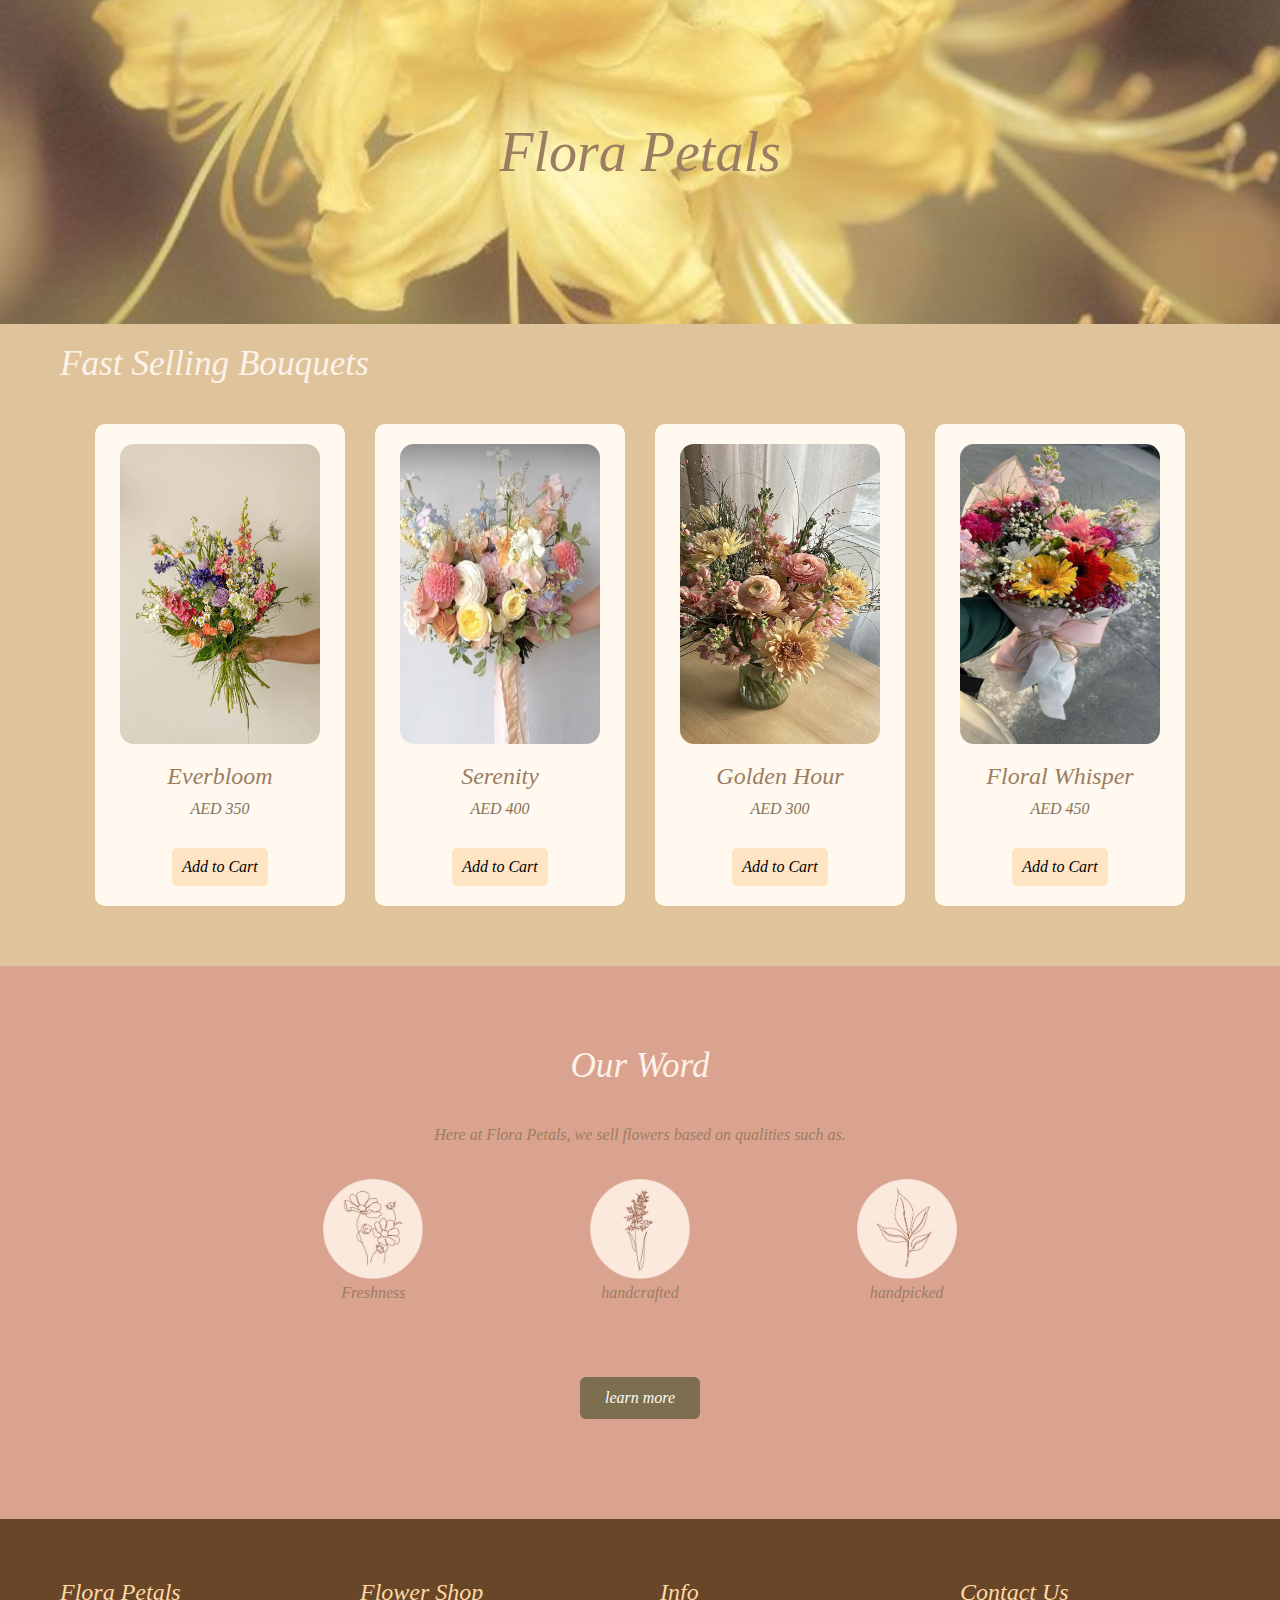
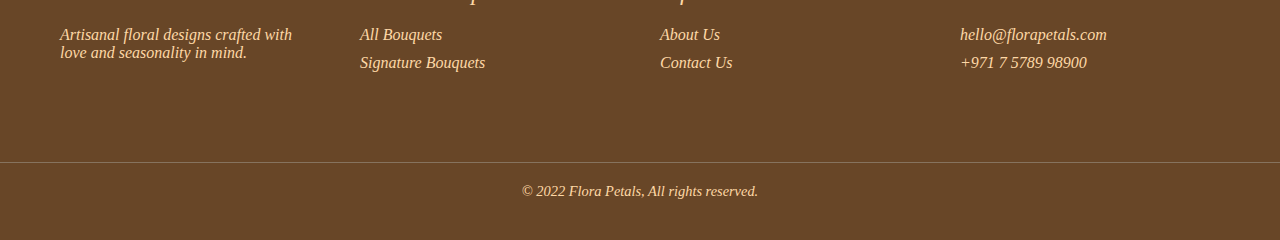
<file: index.html>
<!DOCTYPE html>
<html lang="en">
<head>
    <meta charset="UTF-8">
    <meta name="viewport" content="width=device-width, initial-scale=1.0">
    <title>Flora Petals-Home</title>
    <link rel="stylesheet" href="style.css">
    <script src="index.js"></script>
</head>
<body>
    <main>
        <!--Hero Section-->

        <section class="hero">
            <div class="container">
                <div class="hero-content">
                    <h1>Flora Petals</h1>
                </div>
            </div>
        </section>
        <!---Fast Selling Section-->

    <section class="fast selling-section">
        <div class="container">
        <h2 class="section-title">Fast Selling Bouquets</h2>
        <div class="bouquet-grid">
            <div class="bouquet-card">
                <img src="download.jpeg" alt="bouquet 1">
                <h3> Everbloom</h3>
                <p>AED 350</p>
               <button class="add-to-cart" data-title="Everbloom" data-price="350" data-image="download.jpeg">Add to Cart</button>
            </div>
            <div class="bouquet-card">
                <img src="Boeket.jpeg" alt="bouquet 2">
                <h3> Serenity </h3>
                <p>AED 400</p>
                <button class="add-to-cart" data-title="Serenity" data-price="400" data-image="Boeket.jpeg">Add to Cart</button>
            </div>
            <div class="bouquet-card">
                <img src="sigbouquet3.jpeg" alt="bouquet 3">
                <h3> Golden Hour </h3>
                <p>AED 300</p>
               <button class="add-to-cart" data-title="Golden Hour" data-price="300" data-image="sigbouquet3.jpeg">Add to Cart</button>
            </div>
            <div class="bouquet-card">
                <img src="sigbouquet4.jpeg" alt="bouquet 4">
                <h3> Floral Whisper </h3>
                <p>AED 450</p>
               <button class="add-to-cart" data-title="Floral Whisper" data-price="450" data-image="sigbouquet4.jpeg">Add to Cart</button>
            </div>
        </div>
        </div>
    </section>
    <!--Promise section-->

<section class="promise-section">
    <div class="container">
        <h2 class="section-title">Our Word</h2>
        <p>Here at Flora Petals, we sell flowers based on qualities such as.</p>
        <div class="promise-content">
            <div class="promise-icons">

                <div class="promise-icon">
                    <div class="icon-circle">
                        <img src="flower1icon.png">
                    </div>
                    <p>Freshness</p>
                </div>

                <div class="promise-icon">
                    <div class="icon-circle">
                        <img src="flower2.png">
                    </div>
                    <p>handcrafted</p>
                </div>

                <div class="promise-icon">
                    <div class="icon-circle">
                        <img src="leaficon.png">
                    </div>
                    <p>handpicked</p>
                </div>

            </div>

            <div class="container">
                <div class="action-button">
                    <a href="about.html" class="learn-more-btn">learn more</a>
                </div>
            </div>

        </div>
    </div>
</section>
                        

    
</main>
<!--footer section-->
 <footer>
    <div class="container footer-content">
      <div class="footer-column">
        <h3>Flora Petals</h3>
        <p>Artisanal floral designs crafted with love and seasonality in mind.</p>
      </div>
      <div class="footer-column">
        <h3>Flower Shop</h3>
        <a href="shop.html">All Bouquets</a>
        <a href="index.html">Signature Bouquets</a>
      </div>
      <div class="footer-column">
        <h3>Info</h3>
        <a href="about.html">About Us</a>
        <a href="contact.html">Contact Us</a>
      </div>
      <div class="footer-column">
        <h3>Contact Us</h3>
        <p>hello@florapetals.com</p>
        <p>+971 7 5789 98900</p>
      </div>
    </div>
    <div class="copyright">
      <p>&copy; 2022 Flora Petals, All rights reserved.</p>
    </div>
  </footer>

    
</body>
</html>
</file>
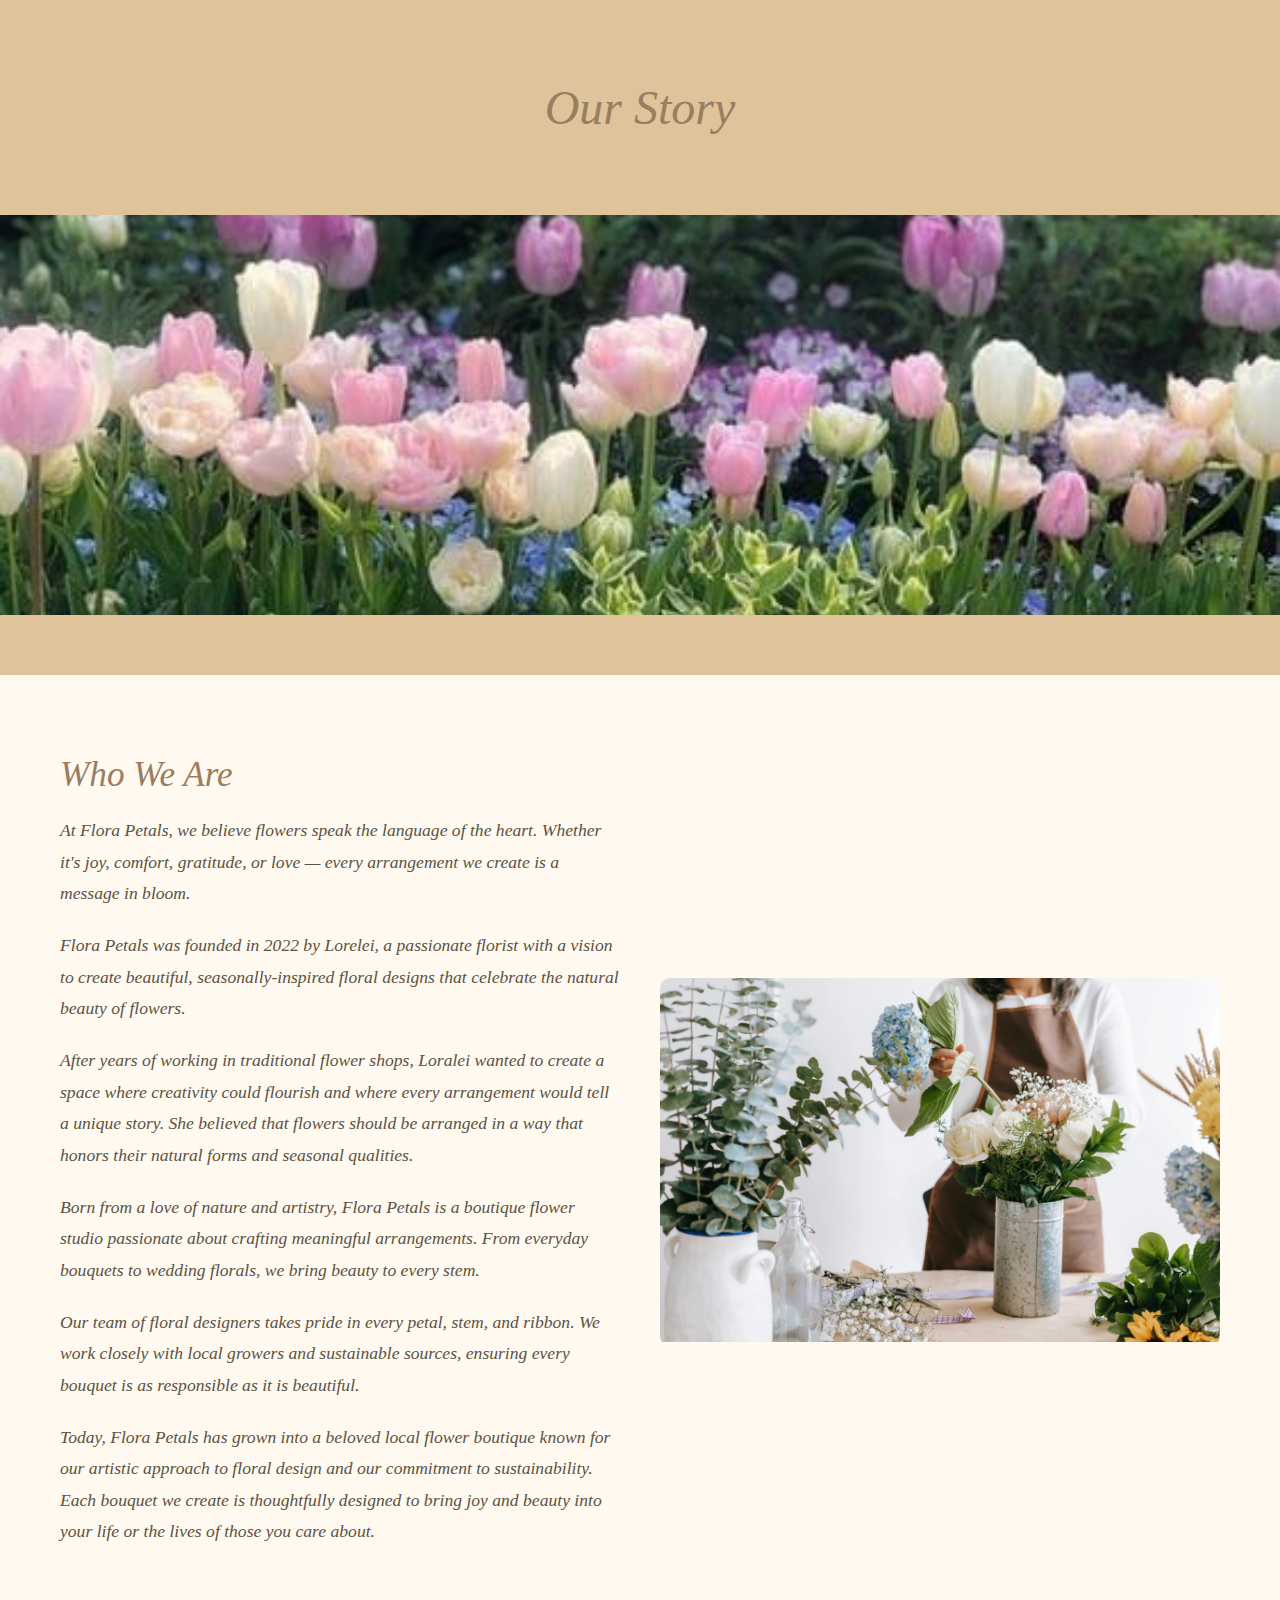
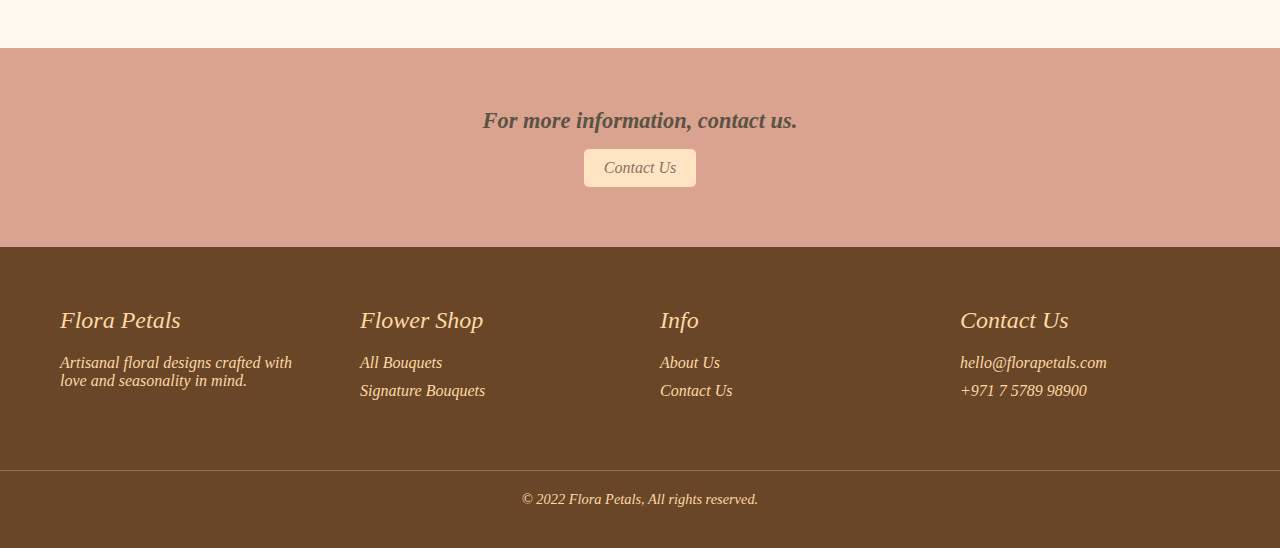
<file: about.html>
<!DOCTYPE html>
<html lang="en">
<head>
  <meta charset="UTF-8" />
  <meta name="viewport" content="width=device-width, initial-scale=1.0"/>
  <title>Flora Petals - About</title>
  <link rel="stylesheet" href="about.css" />
</head>
<body>
  <main>
    <div class="container">
      <div class="page-title">
        <h1>Our Story</h1>
      </div>
    </div>

    <div class="about-hero"></div>
<!--about section-->
    <section class="about-section">
      <div class="container about-grid">
        <div class="about-content">
          <h2>Who We Are</h2>
          <p>At Flora Petals, we believe flowers speak the language of the heart. Whether it's joy, comfort, gratitude, or love — every arrangement we create is a message in bloom.</p>
          <p>Flora Petals was founded in 2022 by Lorelei, a passionate florist with a vision to create beautiful, seasonally-inspired floral designs that celebrate the natural beauty of flowers.</p>
          <p>After years of working in traditional flower shops, Loralei wanted to create a space where creativity could flourish and where every arrangement would tell a unique story. She believed that flowers should be arranged in a way that honors their natural forms and seasonal qualities.</p>
          <p>Born from a love of nature and artistry, Flora Petals is a boutique flower studio passionate about crafting meaningful arrangements. From everyday bouquets to wedding florals, we bring beauty to every stem.</p>
          <p>Our team of floral designers takes pride in every petal, stem, and ribbon. We work closely with local growers and sustainable sources, ensuring every bouquet is as responsible as it is beautiful.</p>
          <p>Today, Flora Petals has grown into a beloved local flower boutique known for our artistic approach to floral design and our commitment to sustainability. Each bouquet we create is thoughtfully designed to bring joy and beauty into your life or the lives of those you care about.</p>
        </div>
        <div class="about-image">
          <img src="florist.webp" alt=" A Florist arranging flowers in studio" />
        </div>
      </div>
    </section>
     <!--more info-->
    <section class="more-info">
      <div class="container action-button">
        <h3>For more information, contact us.</h3>
        <a href="contact.html" class="learn-more-btn">Contact Us</a>
      </div>
    </section>
  </main>

  <!--footer-->

  <footer>
    <div class="container footer-content">
      <div class="footer-column">
        <h3>Flora Petals</h3>
        <p>Artisanal floral designs crafted with love and seasonality in mind.</p>
      </div>
      <div class="footer-column">
        <h3>Flower Shop</h3>
        <a href="shop.html">All Bouquets</a>
        <a href="index.html">Signature Bouquets</a>
      </div>
      <div class="footer-column">
        <h3>Info</h3>
        <a href="about.html">About Us</a>
        <a href="contact.html">Contact Us</a>
      </div>
      <div class="footer-column">
        <h3>Contact Us</h3>
        <p>hello@florapetals.com</p>
        <p>+971 7 5789 98900</p>
      </div>
    </div>
    <div class="copyright">
      <p>&copy; 2022 Flora Petals, All rights reserved.</p>
    </div>
  </footer>
</body>
</html>
</file>
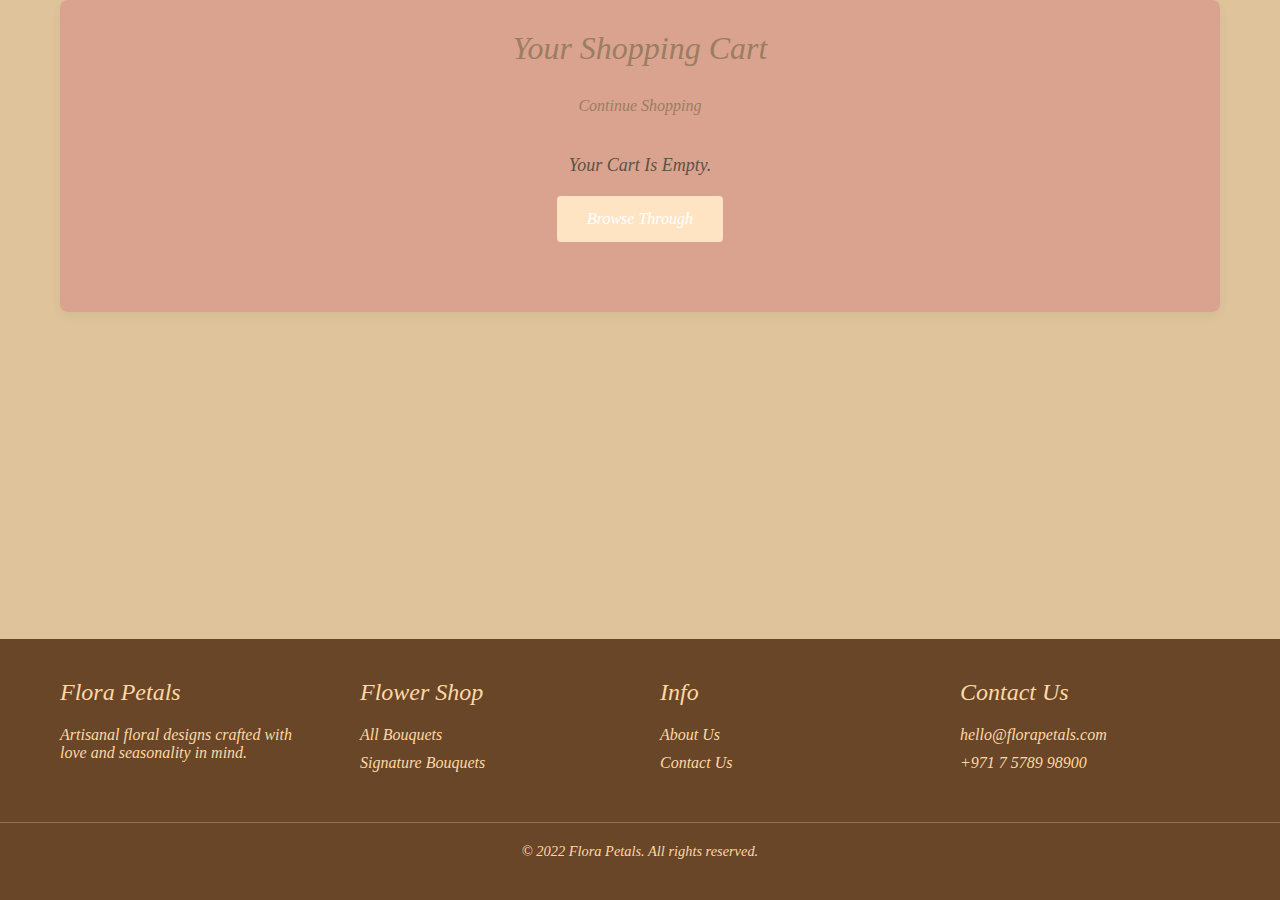
<file: cart.html>
<!DOCTYPE html>
<html lang="en">
<head>
  <meta charset="UTF-8" />
  <meta name="viewport" content="width=device-width, initial-scale=1.0" />
  <title>Flora Petals - Cart</title>
  <link rel="stylesheet" href="cart.css" />
</head>
<body>

  <main>
    <div class="container">
      <div class="cart-container">
        <h1>Your Shopping Cart</h1>
<!--cart items-->
        <div class="cart-items">
          
        </div>
        <!--cart summary-->

        <div class="cart-summary">
          <div class="cart-total">
            <span>Total</span>
            <span>AED 0.00</span>
          </div>
          <button class="btn btn-checkout">Proceed To Checkout</button>
        </div>

        <a href="shop.html" class="continue-shopping">Continue Shopping</a>
<!--cart empty-->
        <div class="cart-empty" style="display: none;">
          <p>Your Cart Is Empty.</p>
          <a href="shop.html" class="btn">Browse Through</a>
        </div>
      </div>
    </div>
  </main>
<!--footer-->
  <footer>
    <div class="container footer-content">
      <div class="footer-column">
        <h3>Flora Petals</h3>
        <p>Artisanal floral designs crafted with love and seasonality in mind.</p>
      </div>
      <div class="footer-column">
        <h3>Flower Shop</h3>
        <a href="shop.html">All Bouquets</a>
        <a href="index.html">Signature Bouquets</a>
      </div>
      <div class="footer-column">
        <h3>Info</h3>
        <a href="about.html">About Us</a>
        <a href="contact.html">Contact Us</a>
      </div>
      <div class="footer-column">
        <h3>Contact Us</h3>
        <p>hello@florapetals.com</p>
        <p>+971 7 5789 98900</p>
      </div>
    </div>
    <div class="copyright">
      <p>&copy; 2022 Flora Petals. All rights reserved.</p>
    </div>
  </footer>
<script src="cart.js"></script>
</body>
</html>
</file>
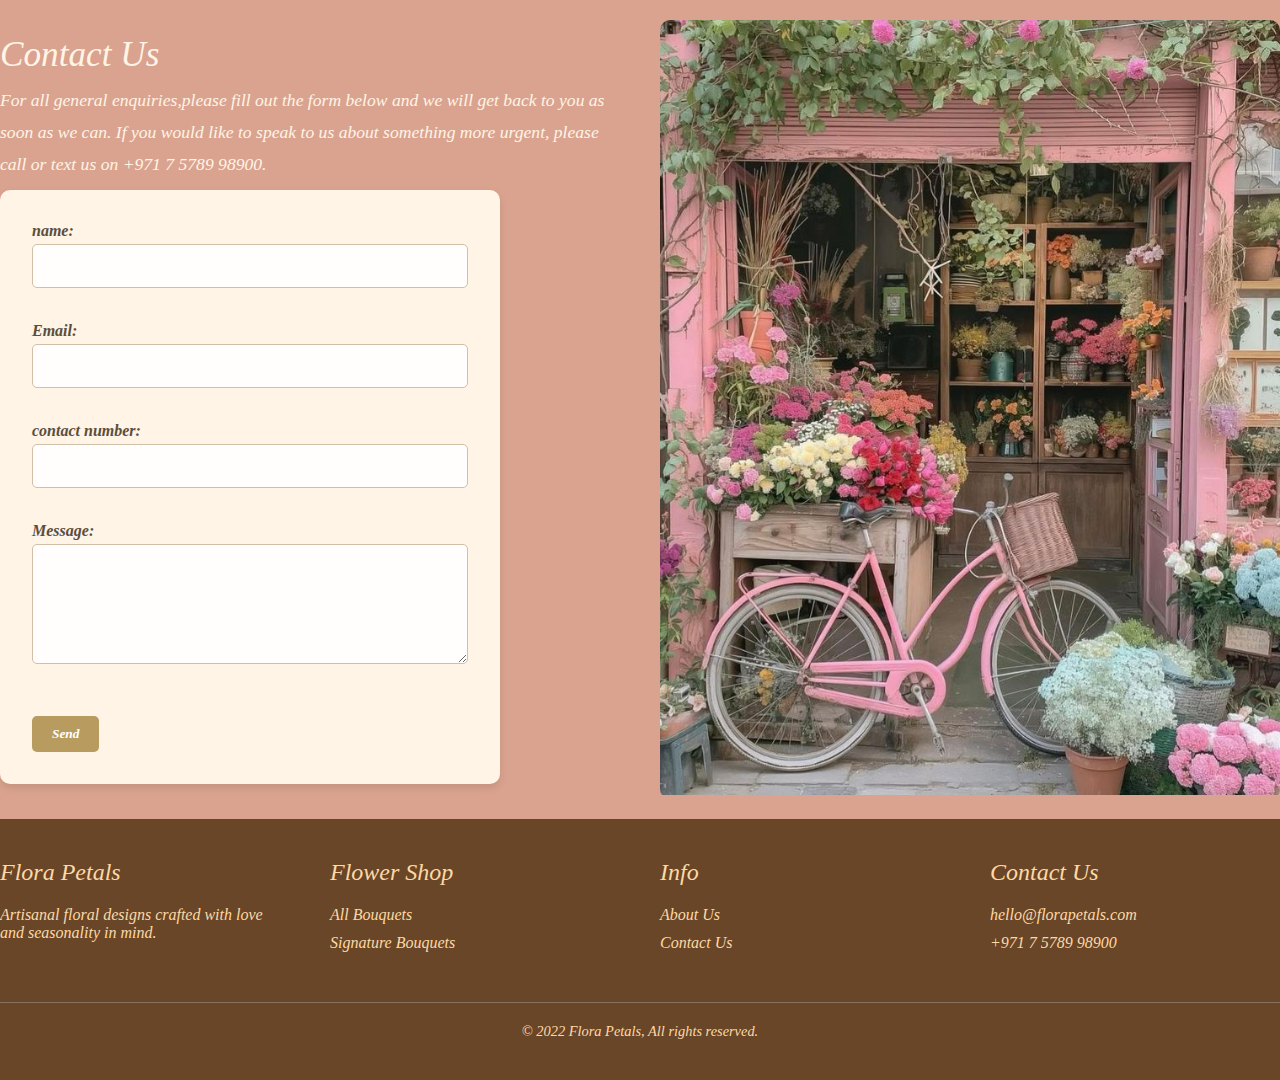
<file: contact.html>
<!DOCTYPE html>
<html lang="en">
<head>
    <meta charset="UTF-8">
    <meta name="viewport" content="width=device-width, initial-scale=1.0">
    <title>Flora Petals-contact</title>
    <link rel="stylesheet" href="contact.css">
    <script src="contact.js" defer></script>
</head>
<body>
<main>
    <!--contact section-->

    <section class="contact-section">
        <div class="container contact-grid">
            <div class="contact-content">
                <h2>Contact Us</h2>
                <p>For all general enquiries,please fill out the form below and we will get back to you as soon as we can. If you would like to speak to us about something more urgent, please call or text us on +971 7 5789 98900.</p>
             <!--contact form-->
            <form class="contact-form">
                <label>name:<br><input type="text" name="Name" required> </label><br>
                <label>Email:<br><input type="email" name="Email" required> </label><br>
                <label>contact number:<br><input type="tel" name="Contact Number"required> </label><br>
                <label>Message:<br><textarea name="message" required></textarea></label><br>
                <button type="submit" class="button">Send</button>
            </form>
            </div>
             <!--contact image-->
             <div class="contact-image">
        <img src="flowershop.jpeg" alt="Flower Shop">
    </div>
        </div>
    </section>
</main>

<!--footer-->

<footer>
    <div class="container footer-content">
      <div class="footer-column">
        <h3>Flora Petals</h3>
        <p>Artisanal floral designs crafted with love and seasonality in mind.</p>
      </div>
      <div class="footer-column">
        <h3>Flower Shop</h3>
        <a href="shop.html">All Bouquets</a>
        <a href="index.html">Signature Bouquets</a>
      </div>
      <div class="footer-column">
        <h3>Info</h3>
        <a href="about.html">About Us</a>
        <a href="contact.html">Contact Us</a>
      </div>
      <div class="footer-column">
        <h3>Contact Us</h3>
        <p>hello@florapetals.com</p>
        <p>+971 7 5789 98900</p>
      </div>
    </div>
    <div class="copyright">
      <p>&copy; 2022 Flora Petals, All rights reserved.</p>
    </div>
  </footer>
    
</body>
</html>
</file>
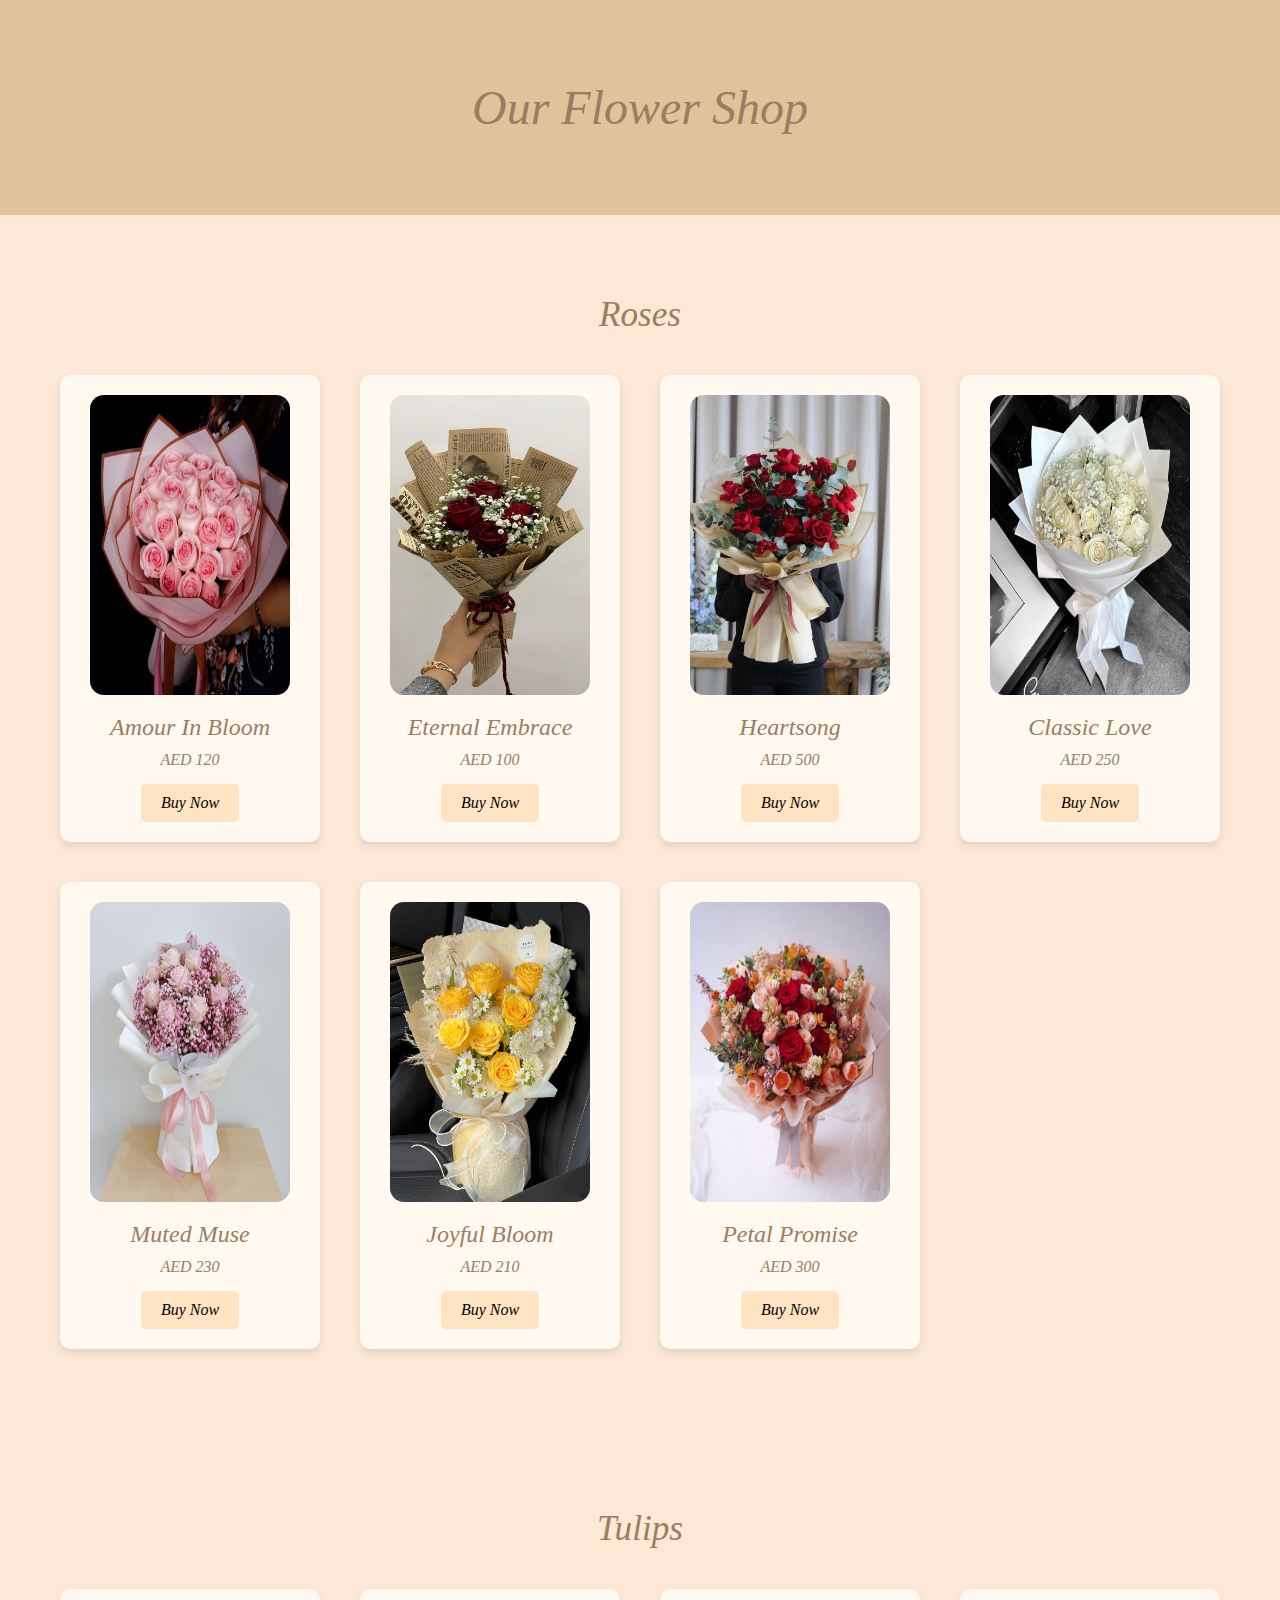
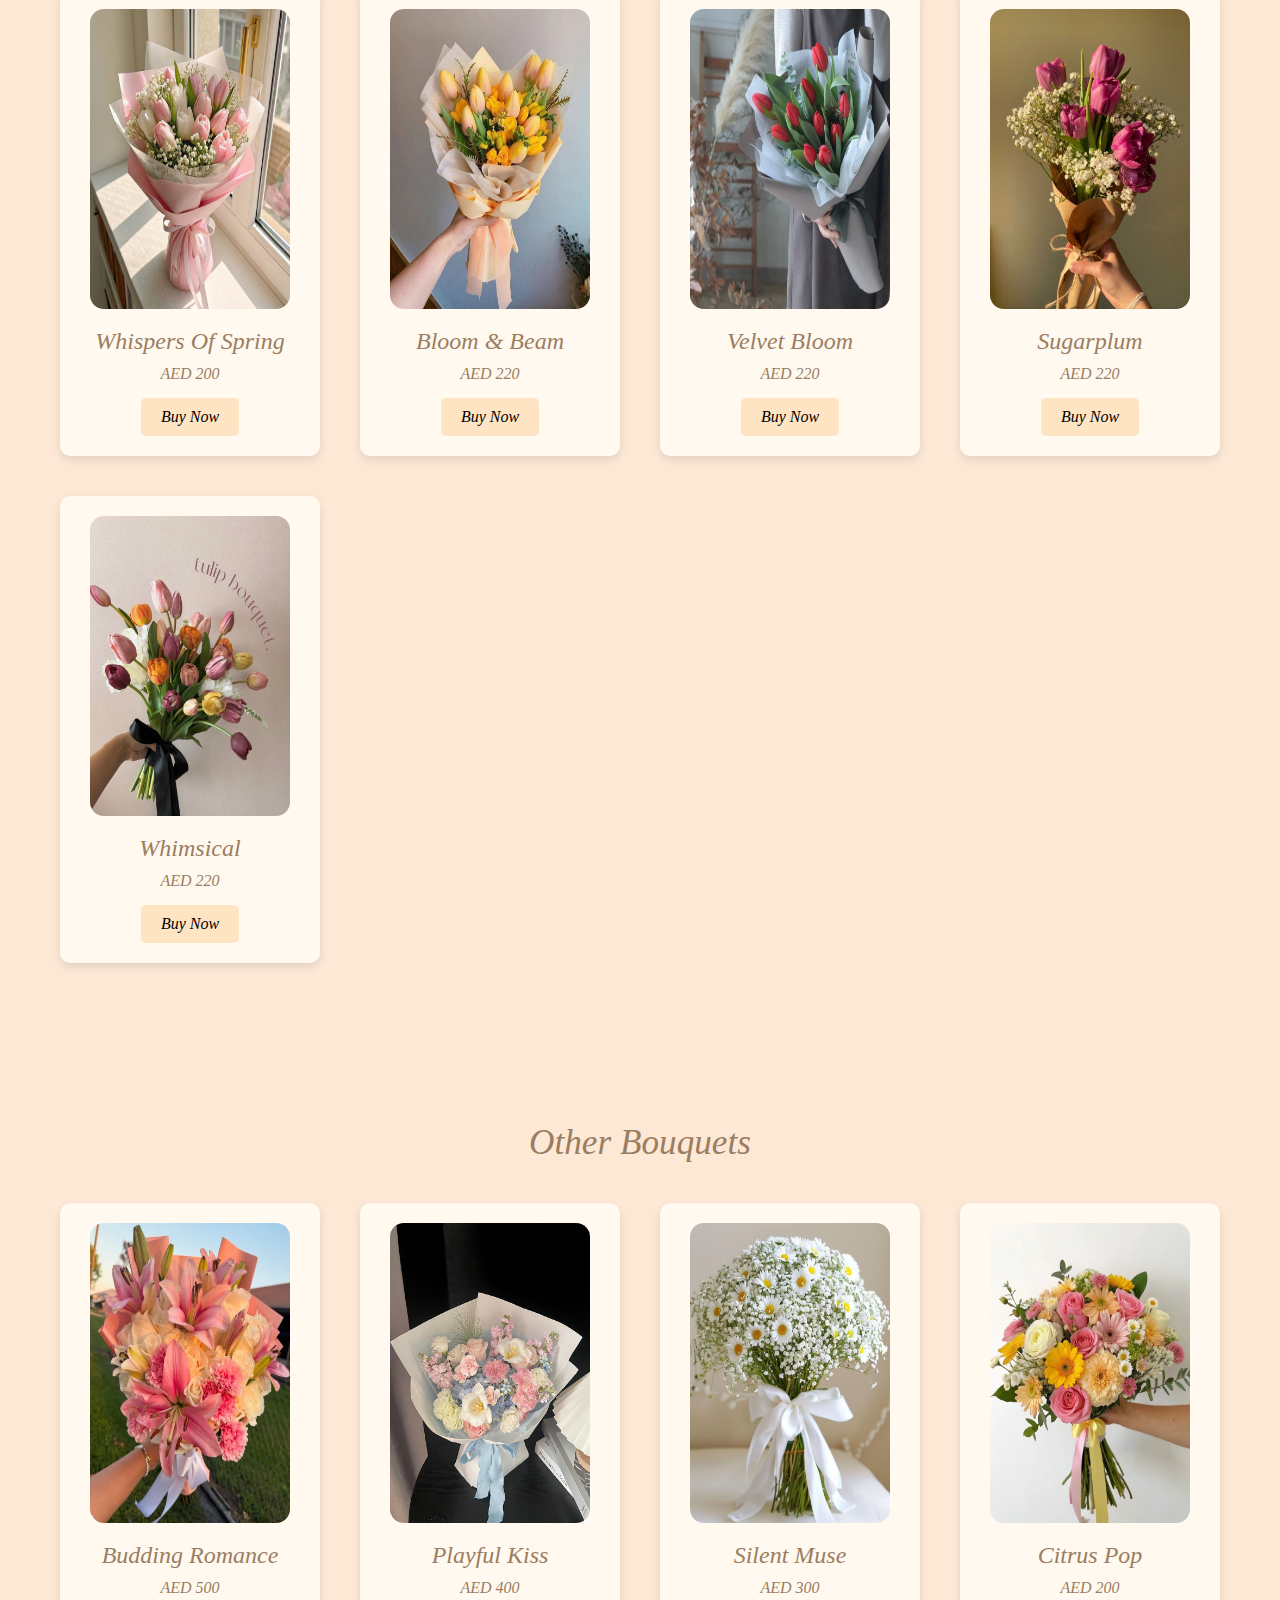
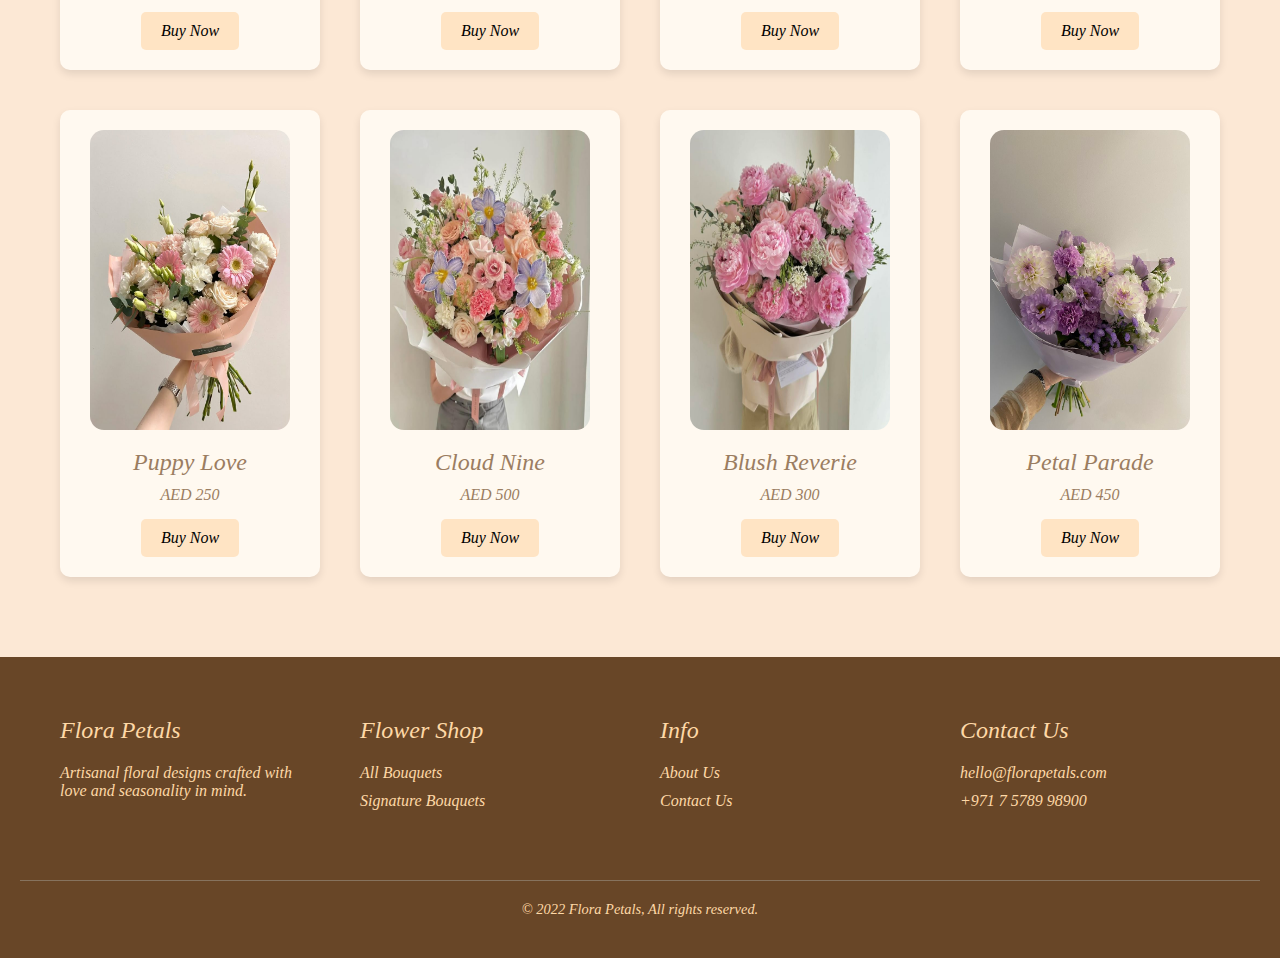
<file: shop.html>
<!DOCTYPE html>
<html lang="en">
<head>
  <meta charset="UTF-8">
  <meta name="viewport" content="width=device-width, initial-scale=1.0">
  <title>Flora Petals-Shop</title>
  <link rel="stylesheet" href="shop.css">
  <script src="shop.js"></script>
</head>
<body>
    <!--main section-->
  <main>
    <div class="container">
      <div class="page-title"><h1>Our Flower Shop</h1></div>
    </div>

    <!-- Rose Section -->
    <section class="rose-section">
      <div class="container">
        <h2 class="section-title">Roses</h2>
        <div class="rose-grid">
          <div class="rose-card">
            <img src="romanticpinkrose.webp" alt="pink rose">
            <h3>Amour in Bloom</h3>
            <p>AED 120</p>
            <button class="btn-buy"
            data-title="Amour in Bloom"
            data-price="120"
            data-image="romanticpinkrose.webp">
            Buy Now
        </button>
          </div>

          <div class="rose-card">
            <img src="rosessss.jpeg" alt="red rose">
            <h3>Eternal Embrace</h3>
            <p>AED 100</p>
             <button class="btn-buy"
          data-title="Eternal Embrace"
          data-price="100"
          data-image="rosessss.jpeg">
          Buy Now
        </button>
          </div>

          <div class="rose-card">
            <img src="red rose.jpeg" alt="red rose">
            <h3>Heartsong</h3>
            <p>AED 500</p>
            <button class="btn-buy"
          data-title="heartsong"
          data-price="500"
          data-image="red rose.jpeg">
          Buy Now
        </button>
          </div>

          <div class="rose-card">
            <img src="whiterose.jpeg" alt="white rose">
            <h3>Classic Love</h3>
            <p>AED 250</p>
             <button class="btn-buy"
          data-title="Classic Love"
          data-price="250"
          data-image="whiterose.jpeg">
          Buy Now
        </button>
          </div>

          <div class="rose-card">
            <img src="light pinkrose.jpeg" alt="baby pink rose">
            <h3>Muted Muse</h3>
            <p>AED 230</p>
             <button class="btn-buy"
          data-title="Muted Muse"
          data-price="230"
          data-image="light pinkrose.jpeg">
          Buy Now
        </button>
          </div>

          <div class="rose-card">
            <img src="yellow rose.jpeg" alt="yellow rose">
            <h3>joyful Bloom</h3>
            <p>AED 210</p>
          <button class="btn-buy"
          data-title="Joyful bloom"
          data-price="210"
          data-image="yellow rose.jpeg">
          Buy Now
        </button>
          </div>

          <div class="rose-card">
            <img src="rose6.jpeg" alt="mixed rose">
            <h3>Petal Promise</h3>
            <p>AED 300</p>
            <button class="btn-buy"
          data-title="Petal Promise"
          data-price="300"
          data-image="rose6.jpeg">
          Buy Now
        </button>
          </div>
        </div>
      </div>
    </section>

    <!-- Tulip Section -->
    <section class="tulip-section">
      <div class="container">
        <h2 class="section-title">Tulips</h2>
        <div class="tulip-grid">
          <div class="tulip-card">
            <img src="pinkflower.jpeg" alt="pink tulip">
            <h3>Whispers of Spring</h3>
            <p>AED 200</p>
            <button class="btn-buy"
          data-title="Whispers of Spring"
          data-price="200"
          data-image="pinkflower.jpeg">
          Buy Now
        </button>
          </div>

          <div class="tulip-card">
            <img src="tulip2.jpeg" alt="yellow tulip">
            <h3>Bloom & Beam</h3>
            <p>AED 220</p>
            <button class="btn-buy"
          data-title="Bloom & Beam"
          data-price="220"
          data-image="tulip2.jpeg">
          Buy Now
        </button>
          </div>

          <div class="tulip-card">
            <img src="tulip44.jpeg" alt="yellow tulip">
            <h3>Velvet Bloom</h3>
            <p>AED 220</p>
             <button class="btn-buy"
          data-title="Velvet Bloom"
          data-price="220"
          data-image="tulip44.jpeg">
          Buy Now
        </button>
          </div>

          <div class="tulip-card">
            <img src="tulip4.jpeg" alt="purple tulip">
            <h3>Sugarplum</h3>
            <p>AED 220</p>
             <button class="btn-buy"
          data-title="Sugarplum"
          data-price="220"
          data-image="tulip4.jpeg">
          Buy Now
        </button>
          </div>

          <div class="tulip-card">
            <img src="tulip5.jpeg" alt="mixed tulip">
            <h3>Whimsical</h3>
            <p>AED 220</p>
            <button class="btn-buy"
          data-title="Whimsical"
          data-price="220"
          data-image="tulip5.jpeg">
          Buy Now
        </button>
          </div>
        </div>
      </div>
    </section>
    <!--other bouquets-->
    <section class="otherflower-section">
      <div class="container">
        <h2 class="section-title">Other Bouquets</h2>
        <div class="otherflower-grid">
          <div class="otherflower-card">
            <img src="bouquet.jpeg" alt="bouquet 1">
            <h3>Budding Romance</h3>
            <p>AED 500</p>
             <button class="btn-buy"
          data-title="Budding Romance"
          data-price="500"
          data-image="bouquet.jpeg">
          Buy Now
        </button>
          </div>

          <div class="otherflower-card">
            <img src="flower4.jpeg" alt="bouquet 2">
            <h3>Playful Kiss</h3>
            <p>AED 400</p>
              <button class="btn-buy"
          data-title="Playful Kiss"
          data-price="400"
          data-image="flower4.jpeg">
          Buy Now
        </button>
          </div>

          <div class="otherflower-card">
            <img src="bouquet3.jpeg" alt="bouquet 3">
            <h3>Silent Muse</h3>
            <p>AED 300</p>
               <button class="btn-buy"
          data-title="Silent Muse"
          data-price="300"
          data-image="bouquet3.jpeg">
          Buy Now
        </button>
          </div>

          <div class="otherflower-card">
            <img src="bouquet4.jpeg" alt="bouquet 4">
            <h3>Citrus Pop</h3>
            <p>AED 200</p>
               <button class="btn-buy"
          data-title="Citrus Pop"
          data-price="200"
          data-image="bouquet4.jpeg">
          Buy Now
        </button>
          </div>

          <div class="otherflower-card">
            <img src="bouquet5.jpeg" alt="bouquet 5">
            <h3>Puppy Love</h3>
            <p>AED 250</p>
               <button class="btn-buy"
          data-title="Puppy Love"
          data-price="250"
          data-image="bouquet5.jpeg">
          Buy Now
        </button>
          </div>

          <div class="otherflower-card">
            <img src="bouquet6.jpeg" alt="bouquet 6">
            <h3>Cloud Nine</h3>
            <p>AED 500</p>
                <button class="btn-buy"
          data-title="Cloud Nine"
          data-price="500"
          data-image="bouquet6.jpeg">
          Buy Now
        </button>
          </div>

          <div class="otherflower-card">
            <img src="bouquet7.jpeg" alt="bouquet 7">
            <h3>Blush Reverie</h3>
            <p>AED 300</p>
                <button class="btn-buy"
          data-title="Blush Reverie"
          data-price="300"
          data-image="bouquet7.jpeg">
          Buy Now
        </button>
          </div>

          <div class="otherflower-card">
            <img src="bouquet8.jpeg" alt="bouquet 8">
            <h3>Petal Parade</h3>
            <p>AED 450</p>
                <button class="btn-buy"
          data-title="Petal Parade"
          data-price="450"
          data-image="bouquet8.jpeg">
          Buy Now
        </button>
          </div>
        </div>
      </div>
    </section>

    <!--footer section-->

    <footer>
    <div class="container footer-content">
      <div class="footer-column">
        <h3>Flora Petals</h3>
        <p>Artisanal floral designs crafted with love and seasonality in mind.</p>
      </div>
      <div class="footer-column">
        <h3>Flower Shop</h3>
        <a href="shop.html">All Bouquets</a>
        <a href="index.html">Signature Bouquets</a>
      </div>
      <div class="footer-column">
        <h3>Info</h3>
        <a href="about.html">About Us</a>
        <a href="contact.html">Contact Us</a>
      </div>
      <div class="footer-column">
        <h3>Contact Us</h3>
        <p>hello@florapetals.com</p>
        <p>+971 7 5789 98900</p>
      </div>
    </div>
    <div class="copyright">
      <p>&copy; 2022 Flora Petals, All rights reserved.</p>
    </div>
  </footer>

  </main>
</body>
</html>
</file>
<file: shop.css>
/*general style*/
* {
  margin: 0;
  padding: 0;
  box-sizing: border-box;
  font-family:'Playfair Display',serif;
    font-style: italic;
}

body {
  background-color: #dfc49b;
  color:#5a5345 ;
}

.container {
  max-width: 1200px;
  margin: 0 auto;
  padding: 20px;
}

.page-title {
  text-align: center;
  padding: 60px 20px;
}

.page-title h1 {
  font-size: 3rem;
  font-weight: 300;
  color:#9b7d61;
}

.section-title {
  font-size: 2.2rem;
  font-weight: 300;
  color: #9b7d61;
  margin-bottom: 40px;
}

/* Shared Section Styles */
.rose-section,
.tulip-section {
  padding: 60px 20px;
  background-color: #fce8d5;
  text-align: center;
}

.otherflower-section {
  padding: 60px 20px;
  background-color: #fce8d5;
  text-align: center;
}

/* Shared Grid Layout */
.rose-grid,
.tulip-grid,
.otherflower-grid {
  display: grid;
  grid-template-columns: repeat(auto-fit, minmax(250px, 1fr));
  gap: 40px;
}

/* Shared Card Styles */
.rose-card,
.tulip-card,
.otherflower-card {
  background-color: #fff9f0;
  border-radius: 10px;
  box-shadow: 0 4px 8px rgba(0, 0, 0, 0.1);
  padding: 20px;
  text-align: center;
  transition: transform 0.3s ease, box-shadow 0.3s ease;
}

.rose-card:hover,
.tulip-card:hover,
.otherflower-card:hover {
  transform: translateY(-5px);
  box-shadow: 0 6px 12px rgba(0, 0, 0, 0.15);
}

.rose-card img,
.tulip-card img,
.otherflower-card img {
  width: 200px;
  height: 300px;
  border-radius: 14px;
  margin-bottom: 15px;
}

.rose-card h3,
.tulip-card h3,
.otherflower-card h3 {
  font-size: 1.5rem;
  font-weight: 400;
  color: #9b7d61;
  margin-bottom: 10px;
  text-transform: capitalize;
}

.rose-card p,
.tulip-card p,
.otherflower-card p {
  color:#9b7d61;
  font-size: 1rem;
  margin-bottom: 15px;
}

.rose-card button,
.tulip-card button,
.otherflower-card button {
  background-color: bisque;
  color: #000;
  border: none;
  padding: 10px 20px;
  font-size: 1rem;
  cursor: pointer;
  border-radius: 5px;
  transition: background-color 0.3s ease, color 0.3s ease;
}

.rose-card button:hover,
.tulip-card button:hover,
.otherflower-card button:hover {
  background-color: #e6c8a1;
  color: #5a4534;
}

/* Footer */
footer {
  background-color: #684627;
  color: #f2e8d9;
  padding: 40px 20px;
}

.footer-content {
  display: grid;
  grid-template-columns: repeat(auto-fit, minmax(200px, 1fr));
  gap: 40px;
}

.footer-column h3 {
  font-size: 1.5rem;
  font-weight: 400;
  margin-bottom: 20px;
  color: #fed8a6;
}

.footer-column p,
.footer-column a {
  color: #fed8a6;
  margin-bottom: 10px;
  display: block;
  text-decoration: none;
  transition: color 0.3s ease;
}

.footer-column a:hover {
  color: #f8e7d1;
}

.footer-column p:last-child {
  margin-bottom: 0;
}

.copyright {
  text-align: center;
  margin-top: 40px;
  padding-top: 20px;
  border-top: 1px solid #86735e;
  font-size: 0.9rem;
  color: #fed8a6;
}
</file>
<file: style.css>
/* reset style*/
*{
    margin:0;
    padding:0;
    Box-sizing: border-box;
    font-family:'Playfair Display',serif;
    font-style: italic;
}

body{
    background-color:#dfc49b;
    color:#9b7d61;
}

.container{
    max-width:1200px;
    margin:auto;
    padding: 20px;
}
/*hero styling*/
.hero{
    background-image: url(floraimg.jpeg);
    background-size: cover;
    background-position: center;
    padding: 100px;
    text-align: center;
    position: relative;
}

.hero-content{
    position: relative;
    z-index: 1;
}

.hero h1{
    font-size: 3.5rem;
    font-weight: 300;
    margin-bottom: 20px;
}
/*fast selling styling*/
.fastselling-section{
    padding: 60px;
    text-align: center;
    background-color: #E9CFB9;
}

.section-title{
    font-size: 2.2rem;
    font-weight: 300;
    color:#fdf2e8;
    margin-bottom: 40px;
}

.bouquet-grid{
    display: flex;
    flex-wrap: wrap;
    gap:30px;
    margin-bottom:40px;
    justify-content: center;
}

.bouquet-card{
    background-color: #fff9f0;
    border-radius: 10px;
    box-shadow: 4px;
    padding: 20px;
    width:250px;
    text-align: center;
    transition: transform 0.3s ease;
}

.bouquet-card:hover{
    transform:translateY(-5px);
}

.bouquet-card img{
    width:200px;
    height:300px;
    border-radius: 14px;
    margin-bottom: 15px;
}

.bouquet-card h3{
    font-size: 1.5rem;
    font-weight: 400;
    margin-bottom:10px;
}

.bouquet-card p{
    color:#86735e;
    margin-bottom: 15px;
}

.bouquet-card button{
    background-color: bisque;
    color: #000000;
    border: none;
    padding: 10px;
    font-size: 1rem;
    cursor:pointer;
    border-radius: 5px;
    transition:0.3s ease;
    display:inline-block;
    margin-top: 15px;
    text-decoration: none;
}

.bouquet-card button:hover{
    background-color: #877b65;
}
/*promise section styling*/

.promise-section{
    background-color:#daa38f;
    padding: 60px;
    text-align: center;
}

.promise-content{
    max-width: 800px;
    margin:auto;
}

.promise-icons{
    display:flex;
    justify-content: space-around;
    flex-wrap: wrap;
    margin-top: 30px;
}

.promise-icon{
    flex:1;
    min-width: 120px;
    margin:15px;
    display:flex;
    flex-direction:column;
    align-items: center;
}

.icon-circle {
    width: 80px;
    height: 80px;
    background-color: #fff9f0;
    border-radius: 50%;
    display: flex;
    align-items: center;
    justify-content: center;
    margin-bottom: 15px;
}

.icon-circle img {
    width: 100px;
    height: 100px;
}

.promise-icon p {
    font-size: 1rem;
}

/*button styling*/

.learn-more-btn {
    background-color: #7c6f50;
    color: #fffaf0;
    border: none;
    padding: 12px 25px;
    font-size: 1rem;
    font-weight: 500;
    cursor: pointer;
    border-radius: 6px;
    transition: background-color 0.3s ease;
    text-decoration: none;
    display: inline-block;
    margin-top: 40px;
}

.learn-more-btn:hover {
    background-color: #5a5345;
    color: #ffffff;
}

.action-button {
    text-align: center;
}

/*footer styling*/
footer {
    background-color: #684627;
    color: #fed8a6;
    padding: 40px 0;
}

.footer-content {
    display: grid;
    grid-template-columns: repeat(auto-fit, minmax(200px, 1fr));
    gap: 40px;
    padding-bottom: 20px;
}

.footer-column h3 {
    font-size: 1.5rem;
    font-weight: 400;
    margin-bottom: 20px;
    color: #fed8a6;
}

.footer-column p, .footer-column a {
    color: #fed8a6;
    margin-bottom: 10px;
    display: block;
    text-decoration: none;
    transition: color 0.3s ease;
}

.footer-column a:hover {
    color: #f8e7d1;
}

.copyright {
    text-align: center;
    margin-top: 60px;
    padding-top: 20px;
    border-top: 1px solid #86735e;
    font-size: 0.9rem;
    color: #fed8a6;
  
}
</file>
<file: about.css>
/*reset*/
* {
    margin: 0;
    padding: 0;
    box-sizing: border-box;
    font-family:'Playfair Display',serif;
    font-style: italic;
  }
  
  body {
    background-color: #dfc49b;
    color: #5a5345;
  }
  /*layout styling*/
  .container {
    max-width: 1200px;
    margin: 0 auto;
    padding: 20px;
  }
  /*title*/
  .page-title {
    text-align: center;
    padding: 60px;
  }
  
  .page-title h1 {
    font-size: 3rem;
    font-weight: 300;
    color:#9b7d61;
  }
  /*hero styling*/
  .about-hero {
    background-image: url('tulips.jpeg');
    background-size: cover;
    background-position: center;
    min-height: 400px;
    margin-bottom: 60px;
  }
  
  .about-section {
    padding: 60px 0;
    background-color: #fff9f0;
  }
  
  .about-grid {
    display: grid;
    grid-template-columns: 1fr 1fr;
    gap: 40px;
    align-items: center;
  }
  
  .about-content h2 {
    font-size: 2.2rem;
    font-weight: 300;
    color: #9b7d61;
    margin-bottom: 20px;
  }
  
  .about-content p {
    font-size: 1.1rem;
    line-height: 1.8;
    margin-bottom: 20px;
    color: #5a5345;
  }
  
  .about-image {
    border-radius: 10px;
    overflow: hidden;
    min-height: 300px;
  }
  
  .about-image img {
    width: 100%;
    height: 100%;
    object-fit: cover;
  }
  
  .more-info {
    padding: 40px 0;
    text-align: center;
    background-color: #daa38f;
  }
  
  .action-button h3 {
    margin-bottom: 15px;
    font-size: 1.4rem;
  }
  
  .learn-more-btn {
    background-color: bisque;
    color: #86735e;
    border: none;
    padding: 10px 20px;
    font-size: 1rem;
    cursor: pointer;
    border-radius: 5px;
    text-decoration: none;
    transition: 0.3s ease;
    display: inline-block;
  }
  
  .learn-more-btn:hover {
    background-color: #5a5345;
    color: #fff9f0;
  }
  /*footer styling*/
  footer {
    background-color: #684627;
    color: #f2e8d9;
    padding: 40px 0;
  }
  
  .footer-content {
    display: grid;
    grid-template-columns: repeat(auto-fit, minmax(200px, 1fr));
    gap: 40px;
  }
  
  .footer-column h3 {
    font-size: 1.5rem;
    font-weight: 400;
    margin-bottom: 20px;
    color: #fed8a6;
  }
  
  .footer-column p,
  .footer-column a {
    color: #fed8a6;
    margin-bottom: 10px;
    display: block;
    text-decoration: none;
    transition: color 0.3s ease;
  }
  
  .footer-column a:hover {
    color: #f8e7d1;
  }
  
  .copyright {
    text-align: center;
    margin-top: 40px;
    padding-top: 20px;
    border-top: 1px solid #86735e;
    font-size: 0.9rem;
    color: #fed8a6;
  }
</file>
<file: cart.css>
/* Reset & Base */
* {
  margin: 0;
  padding: 0;
  box-sizing: border-box;
  font-family:'Playfair Display',serif;
    font-style: italic;
}

body {
  background-color: #dfc49b;
  color: #5a5345;
    display: flex;
  flex-direction: column;
  min-height: 100vh;
}
 main{
    flex:1;
 }

/* Layout Container */
.container {
  max-width: 1200px;
  margin: 0 auto;
  padding: 0 20px;
}

/* Cart Container */
.cart-container {
  background-color: #daa38f;
  border-radius: 8px;
  padding: 30px;
  box-shadow: 0 4px 12px rgba(0, 0, 0, 0.05);
}

/* Title */
h1 {
  font-size: 32px;
  margin-bottom: 30px;
  text-align: center;
  color: #9b7d61;
  font-weight: normal;
}

/* Cart Items */
.cart-items {
  margin-bottom: 30px;
}

.cart-item {
  display: flex;
  align-items: center;
  border-bottom: 1px solid #e9e1cc;
  padding: 20px 0;
  gap: 20px;
}

.cart-item-image {
  width: 120px;
  height: 120px;
  background-color: #f5efe0;
  border-radius: 4px;
  overflow: hidden;
}

.cart-item-image img {
  width: 100%;
  height: 100%;
  object-fit: cover;
}

.cart-item-details {
  flex-grow: 1;
}

.cart-item-title {
  font-size: 20px;
  margin-bottom: 6px;
}

.cart-item-price {
  font-size: 18px;
  color: #9b7d61;
}

.cart-item-quantity {
  display: flex;
  align-items: center;
  gap: 10px;
}

.quantity-btn {
  width: 30px;
  height: 30px;
  background-color: #f5efe0;
  border: none;
  border-radius: 50%;
  font-size: 16px;
  cursor: pointer;
  transition: background-color 0.3s ease;
}

.quantity-btn:hover {
  background-color: #e6dac1;
}

.quantity-input {
  width: 40px;
  text-align: center;
  border: none;
  background: transparent;
  font-size: 16px;
}

/* Subtotal */
.cart-item-subtotal {
  font-size: 18px;
  font-weight: bold;
  width: 100px;
  text-align: right;
}

/* Remove Button */
.cart-item-remove {
  margin-left: 10px;
  color: #9b7d61;
  background: none;
  border: none;
  cursor: pointer;
  font-size: 14px;
  transition: color 0.3s ease;
}

.cart-item-remove:hover {
  color: black;
  text-decoration: underline;
}

/* Cart Summary */
.cart-summary {
  background-color: #f5efe0;
  padding: 20px;
  border-radius: 6px;
}

.cart-total {
  display: flex;
  justify-content: space-between;
  font-size: 22px;
  border-top: 1px solid #e9e1cc;
  padding-top: 15px;
  margin-top: 15px;
}

/* Buttons */
.btn {
  display: inline-block;
  padding: 14px 30px;
  background-color: bisque;
  color: white;
  text-decoration: none;
  border-radius: 4px;
  font-size: 16px;
  transition: background-color 0.3s ease;
  border: none;
  cursor: pointer;
  text-align: center;
}

.btn:hover {
  background-color:#9b7d61;
}

.btn-checkout {
  width: 100%;
  margin-top: 20px;
  font-size: 18px;
  padding: 16px;
}

/* Empty Cart */
.cart-empty {
  text-align: center;
  padding: 40px 0;
}

.cart-empty p {
  margin-bottom: 20px;
  font-size: 18px;
}

/* Continue Shopping */
.continue-shopping {
  display: block;
  text-align: center;
  margin-top: 20px;
  color:#9b7d61;
  text-decoration: none;
}

.continue-shopping:hover {
  text-decoration: underline;
}

/* Footer */
footer {
  background-color: #684627;
  color: #fed8a6;
  padding: 40px 0;
}

.footer-content {
  display: grid;
  grid-template-columns: repeat(auto-fit, minmax(200px, 1fr));
  gap: 40px;
}

.footer-column h3 {
  font-size: 1.5rem;
  font-weight: 400;
  margin-bottom: 20px;
  color: #fed8a6;
}

.footer-column p,
.footer-column a {
  color: #fed8a6;
  margin-bottom: 10px;
  display: block;
  text-decoration: none;
  transition: color 0.3s ease;
}

.footer-column a:hover {
  color: #f8e7d1;
}

.copyright {
  text-align: center;
  margin-top: 40px;
  padding-top: 20px;
  border-top: 1px solid #86735e;
  font-size: 0.9rem;
  color: #fed8a6;
}
</file>
<file: contact.css>
/*reset style*/
* {
    margin: 0;
    padding: 0;
    box-sizing: border-box;
    font-family:'Playfair Display',serif;
    font-style: italic;
  }
  
  body {
    background-color:#dfc49b;
    color: #9b7d61;
  }
 /*contact section styling*/
 .contact-section {
    padding: 20px 0;
    background-color: #daa38f;
  }
  
  .contact-grid {
    display: grid;
    grid-template-columns: 1fr 1fr;
    gap: 40px;
    align-items: center;
  }
  
  .contact-content h2 {
    font-size: 2.2rem;
    font-weight: 300;
    color: #fff4e6;
    margin-top: 0;
    margin-bottom: 10px;
  }
  
  .contact-content p {
    font-size: 1.1rem;
    line-height: 1.8;
    margin-top: 0;
    margin-bottom: 10px;
    color: #fff4e6;
  }
  
  .contact-image {
    border-radius: 10px;
    overflow: hidden;
    min-height: 300px;
  }
  
  .contact-image img {
    width: 100%;
    height: 100%;
    object-fit: cover;
  }

.contact-form {
    max-width: 500px;
   margin-top: 10px;
    background-color:#fff4e6;
    padding: 2em;
    border-radius: 10px;
    box-shadow: 0 4px 8px rgba(0,0,0,0.1);
}

.contact-form label {
    display: block;
    margin-bottom: 1em;
    font-weight: bold;
    color: #5a4e3c;
}

.contact-form input,
.contact-form textarea {
    width: 100%;
    padding: 0.75em;
    margin-top: 0.25em;
    border: 1px solid #d1bfa7;
    border-radius: 5px;
    font-size: 1em;
    background-color: #fffefc;
    color: #333;
}

.contact-form textarea {
    min-height: 120px;
    resize: vertical;
}

.contact-form .button {
    margin-top: 1em;
    padding: 0.75em 1.5em;
    background-color: #b89b5e;
    color: white;
    border: none;
    border-radius: 5px;
    font-weight: bold;
    cursor: pointer;
    transition: background-color 0.3s ease;
}

.contact-form .button:hover {
    background-color: #d1b67f;
}

/*footer styling*/
  footer {
    background-color: #684627;
    color: #fed8a6;
    padding: 40px 0;
  }
  
  .footer-content {
    display: grid;
    grid-template-columns: repeat(auto-fit, minmax(200px, 1fr));
    gap: 40px;
  }
  
  .footer-column h3 {
    font-size: 1.5rem;
    font-weight: 400;
    margin-bottom: 20px;
    color: #fed8a6;
  }
  
  .footer-column p,
  .footer-column a {
    color: #fed8a6;
    margin-bottom: 10px;
    display: block;
    text-decoration: none;
    transition: color 0.3s ease;
  }
  
  .footer-column a:hover {
    color: #f8e7d1;
  }
  
  .copyright {
    text-align: center;
    margin-top: 40px;
    padding-top: 20px;
    border-top: 1px solid #86735e;
    font-size: 0.9rem;
    color: #fed8a6;
  }
</file>
